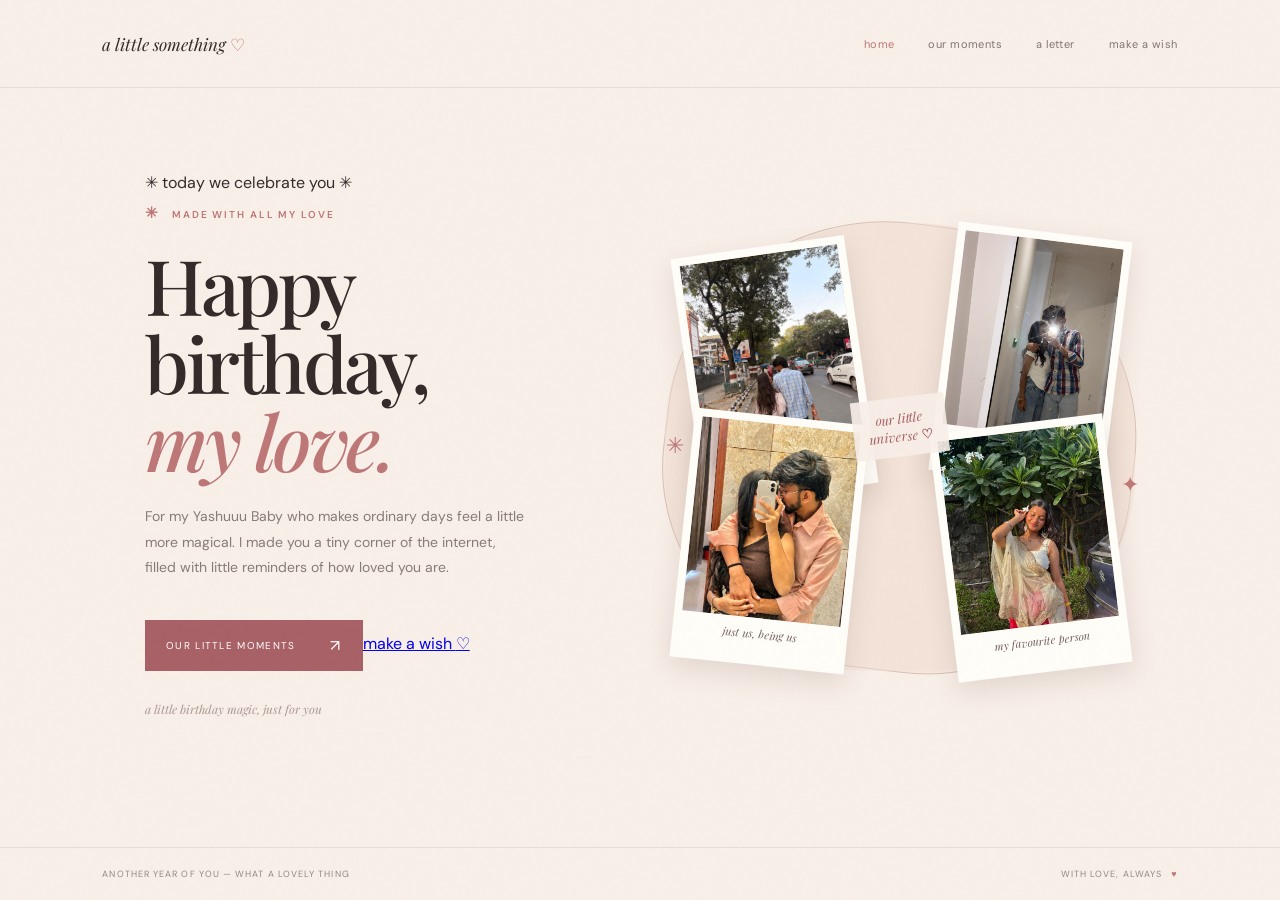
<file: index.html>
<!doctype html>
<html lang="en">
  <head>
    <meta charset="utf-8" />
    <meta name="viewport" content="width=device-width,initial-scale=1" />
    <meta name="theme-color" content="#f8efe8" />
    <title>For my favourite person ♡</title>
    <link rel="preconnect" href="https://fonts.googleapis.com" />
    <link rel="preconnect" href="https://fonts.gstatic.com" crossorigin />
    <link
      href="https://fonts.googleapis.com/css2?family=DM+Sans:wght@400;500;600&family=Playfair+Display:ital,wght@0,500;0,600;1,500;1,600&display=swap"
      rel="stylesheet"
    />
    <link rel="stylesheet" href="style.css" />
  </head>
  <body class="home-page">
    <div class="grain"></div>
    <header class="topbar">
      <a class="wordmark" href="index.html"
        >a little something <span>♡</span></a
      >
      <nav>
        <a class="active" href="index.html">home</a
        ><a href="memories.html">our moments</a
        ><a href="letter.html">a letter</a><a href="wish.html">make a wish</a>
      </nav>
    </header>
    <main class="hero">
      <div class="hero-copy">
        <div class="birthday-tag">
          <span>✳</span> today we celebrate you <span>✳</span>
        </div>
        <p class="eyebrow">
          <span class="sparkle">✳</span> made with all my love
        </p>
        <h1>Happy birthday,<br /><em>my love.</em></h1>
        <p class="intro">
          For my Yashuuu Baby who makes ordinary days feel a little more magical. I
          made you a tiny corner of the internet, filled with little reminders
          of how loved you are.
        </p>
        <div class="hero-actions">
          <a class="button" href="memories.html"
            >our little moments <span>↗</span></a
          ><a class="home-wish-link" href="wish.html"
            >make a wish <span>♡</span></a
          >
        </div>
        <p class="tiny-note">a little birthday magic, just for you</p>
      </div>
      <div
        class="hero-art hero-collage"
        aria-label="A collage of your favourite memories"
      >
        <div class="collage-wash"></div>
        <figure class="collage-photo collage-photo-one">
          <div class="collage-image">
            <img
              src="photos/memory-1.jpeg"
              alt="A favourite memory together"
            /><span class="collage-placeholder">♡</span>
          </div>
          <figcaption>our first adventure</figcaption>
        </figure>
        <figure class="collage-photo collage-photo-two">
          <div class="collage-image">
            <img src="photos/memory-2.jpeg" alt="A happy moment together" /><span
              class="collage-placeholder"
              >✿</span
            >
          </div>
          <figcaption>the best kind of laugh</figcaption>
        </figure>
        <figure class="collage-photo collage-photo-three">
          <div class="collage-image">
            <img src="photos/memory-3.jpeg" alt="A sunny day together" /><span
              class="collage-placeholder"
              >☼</span
            >
          </div>
          <figcaption>just us, being us</figcaption>
        </figure>
        <figure class="collage-photo collage-photo-four">
          <div class="collage-image">
            <img
              src="photos/memory-4.jpeg"
              alt="A favourite photo of the two of you"
            /><span class="collage-placeholder">♡</span>
          </div>
          <figcaption>my favourite person</figcaption>
        </figure>
        <span class="collage-sticker">our little<br />universe <b>♡</b></span>
        <span class="collage-sparkle collage-sparkle-one">✳</span
        ><span class="collage-sparkle collage-sparkle-two">✦</span>
      </div>
    </main>
    <footer class="home-footer">
      <span>another year of you — what a lovely thing</span
      ><span>with love, always <b>♥</b></span>
    </footer>
    <script src="script.js"></script>
  </body>
</html>
</file>
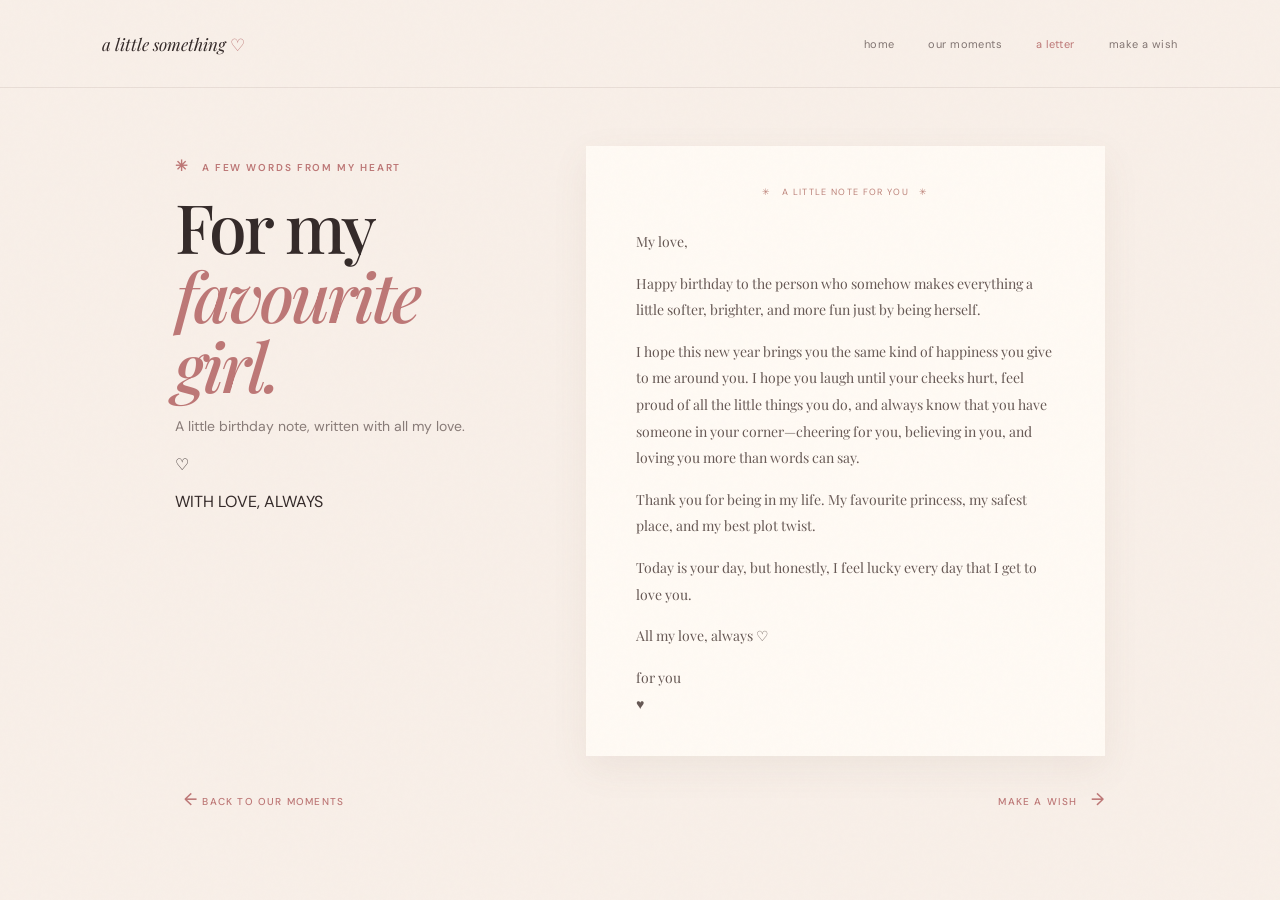
<file: letter.html>
<!doctype html>
<html lang="en">
  <head>
    <meta charset="utf-8" />
    <meta name="viewport" content="width=device-width,initial-scale=1" />
    <meta name="theme-color" content="#f8efe8" />
    <title>A letter for you — for you</title>
    <link rel="preconnect" href="https://fonts.googleapis.com" />
    <link rel="preconnect" href="https://fonts.gstatic.com" crossorigin />
    <link
      href="https://fonts.googleapis.com/css2?family=DM+Sans:wght@400;500;600&family=Playfair+Display:ital,wght@0,500;0,600;1,500;1,600&display=swap"
      rel="stylesheet"
    />
    <link rel="stylesheet" href="style.css" />
  </head>
  <body class="letter-page">
    <div class="grain"></div>
    <header class="topbar">
      <a class="wordmark" href="index.html"
        >a little something <span>♡</span></a
      >
      <nav>
        <a href="index.html">home</a><a href="memories.html">our moments</a
        ><a class="active" href="letter.html">a letter</a
        ><a href="wish.html">make a wish</a>
      </nav>
    </header>
    <main class="letter-layout letter-open-page">
      <section class="letter-intro">
        <p class="eyebrow">
          <span class="sparkle">✳</span> a few words from my heart
        </p>
        <h1 class="page-title">For my<br /><em>favourite girl.</em></h1>
        <p class="page-lead">
          A little birthday note, written with all my love.
        </p>
        <div class="letter-doodle" aria-hidden="true">♡</div>
        <p class="letter-from">WITH LOVE, ALWAYS</p>
      </section>
      <article class="letter-paper letter-readable">
        <div class="paper-top">
          <span>✳</span> &nbsp; A LITTLE NOTE FOR YOU &nbsp; <span>✳</span>
        </div>
        <div class="letter-copy">
          <p>My love,</p>
          <p>
            Happy birthday to the person who somehow makes everything a little
            softer, brighter, and more fun just by being herself.
          </p>
          <p>
            I hope this new year brings you the same kind of happiness you give
            to me around you. I hope you laugh until your cheeks hurt,
            feel proud of all the little things you do, and always know that you
            have someone in your corner—cheering for you, believing in you, and
            loving you more than words can say.
          </p>
          <p>
            Thank you for being in my life. My favourite princess, my safest place, and my
            best plot twist.
          </p>
          <p>
            Today is your day, but honestly, I feel lucky every day that I get
            to love you.
          </p>
          <p class="letter-signature">All my love, always <span>♡</span></p>
        </div>
        <div class="letter-paper-mark">for you<br /><span>♥</span></div>
      </article>
      <nav class="letter-footer">
        <a class="text-link" href="memories.html"
          ><span>←</span> back to our moments</a
        ><a class="text-link" href="wish.html">make a wish <span>→</span></a>
      </nav>
    </main>
    <script src="script.js"></script>
  </body>
</html>
</file>
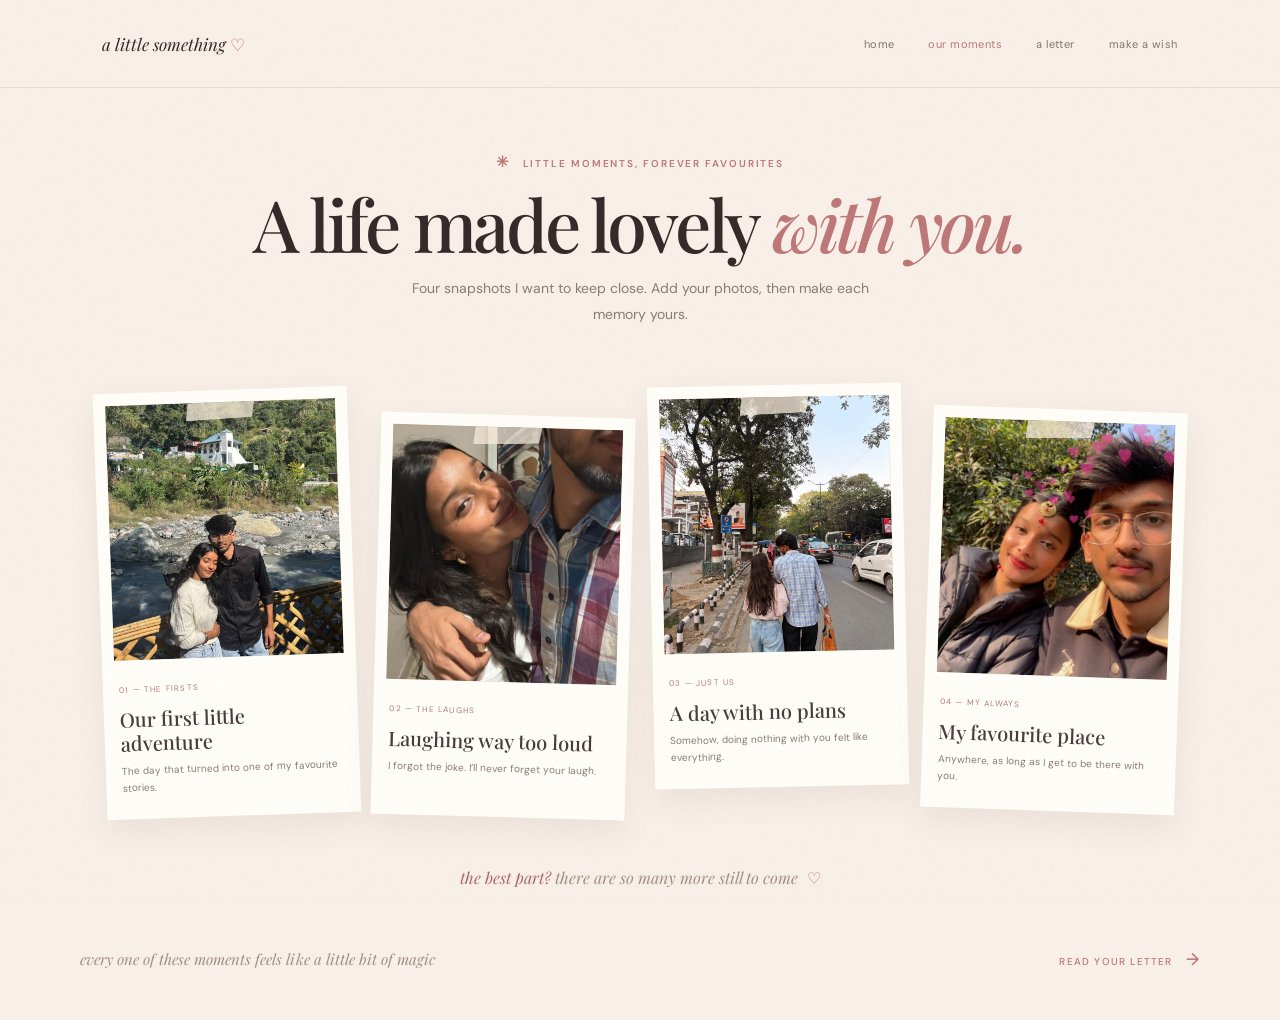
<file: memories.html>
<!doctype html>
<html lang="en">
<head>
  <meta charset="utf-8"><meta name="viewport" content="width=device-width,initial-scale=1"><meta name="theme-color" content="#f8efe8">
  <title>Our little universe — for you</title>
  <link rel="preconnect" href="https://fonts.googleapis.com"><link rel="preconnect" href="https://fonts.gstatic.com" crossorigin>
  <link href="https://fonts.googleapis.com/css2?family=DM+Sans:wght@400;500;600&family=Playfair+Display:ital,wght@0,500;0,600;1,500;1,600&display=swap" rel="stylesheet"><link rel="stylesheet" href="style.css">
</head>
<body><div class="grain"></div>
  <header class="topbar"><a class="wordmark" href="index.html">a little something <span>♡</span></a><nav><a href="index.html">home</a><a class="active" href="memories.html">our moments</a><a href="letter.html">a letter</a><a href="wish.html">make a wish</a></nav></header>
  <main class="page-wrap scrapbook-page">
    <div class="scrapbook-heading"><p class="eyebrow"><span class="sparkle">✳</span> little moments, forever favourites</p><h1 class="page-title">A life made lovely <em>with you.</em></h1><p class="page-lead">Four snapshots I want to keep close. Add your photos, then make each memory yours.</p></div>
    <section class="memory-gallery" aria-label="Four favourite memories">
      <article class="memory-polaroid polaroid-one"><div class="memory-photo photo-one"><img src="photos/1.jpeg" alt="Memory one" loading="lazy"><span class="photo-fallback"><b>01</b><span>♡</span></span><span class="photo-tape"></span></div><div class="polaroid-caption"><span class="caption-index">01 — THE FIRSTS</span><h2>Our first little adventure</h2><p>The day that turned into one of my favourite stories.</p></div></article>
      <article class="memory-polaroid polaroid-two"><div class="memory-photo photo-two"><img src="photos/2.jpeg" alt="Memory two" loading="lazy"><span class="photo-fallback"><b>02</b><span>✿</span></span><span class="photo-tape"></span></div><div class="polaroid-caption"><span class="caption-index">02 — THE LAUGHS</span><h2>Laughing way too loud</h2><p>I forgot the joke. I’ll never forget your laugh.</p></div></article>
      <article class="memory-polaroid polaroid-three"><div class="memory-photo photo-three"><img src="photos/3.jpeg" alt="Memory three" loading="lazy"><span class="photo-fallback"><b>03</b><span>☼</span></span><span class="photo-tape"></span></div><div class="polaroid-caption"><span class="caption-index">03 — JUST US</span><h2>A day with no plans</h2><p>Somehow, doing nothing with you felt like everything.</p></div></article>
      <article class="memory-polaroid polaroid-four"><div class="memory-photo photo-four"><img src="photos/4.jpeg" alt="Memory four" loading="lazy"><span class="photo-fallback"><b>04</b><span>♡</span></span><span class="photo-tape"></span></div><div class="polaroid-caption"><span class="caption-index">04 — MY ALWAYS</span><h2>My favourite place</h2><p>Anywhere, as long as I get to be there with you.</p></div></article>
    </section>
    <div class="scrapbook-note"><span>the best part?</span> there are so many more still to come <i>♡</i></div>
    <div class="page-next"><span>every one of these moments feels like a little bit of magic</span><a class="text-link" href="letter.html">read your letter <span>→</span></a></div>
  </main><script src="script.js"></script>
</body></html>
</file>
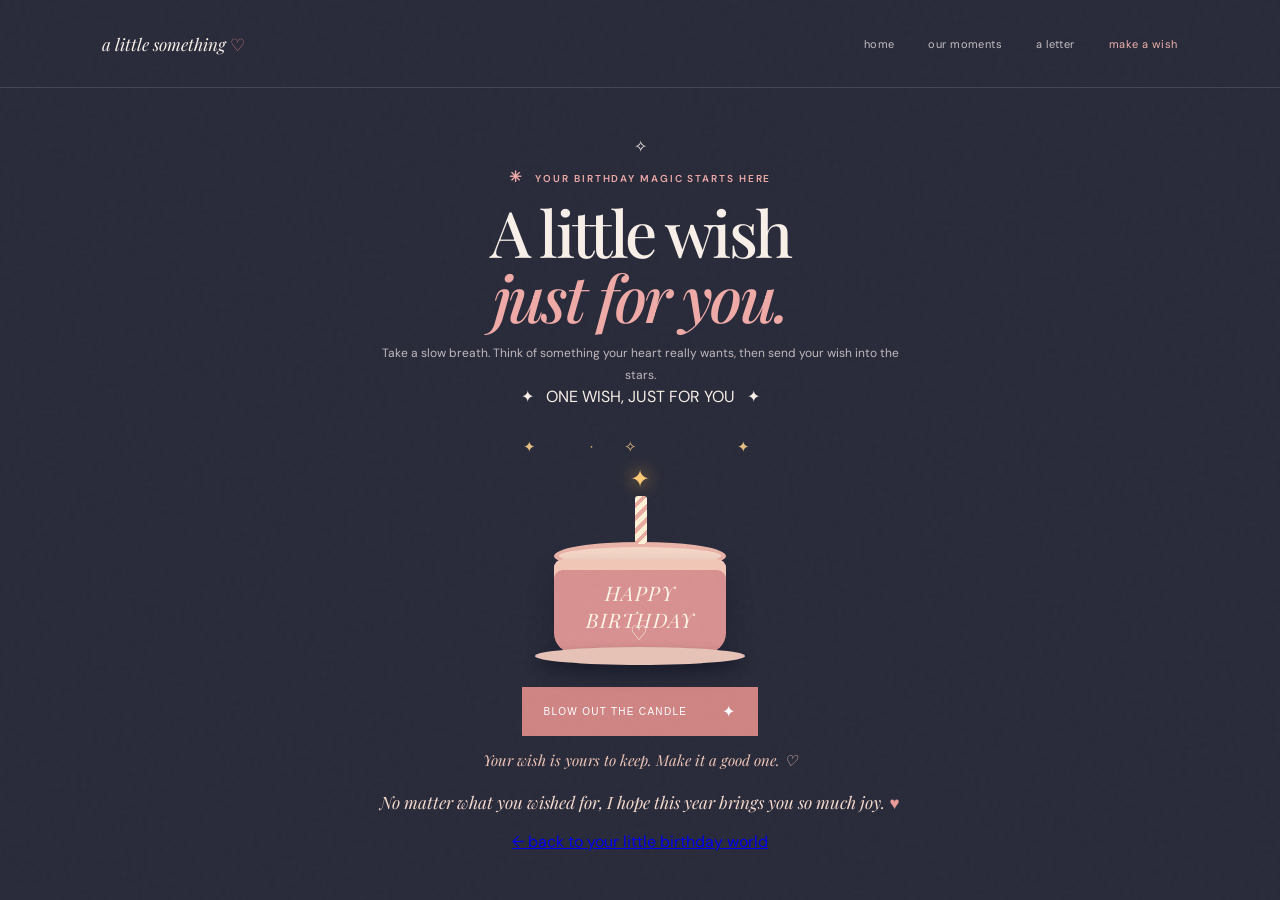
<file: wish.html>
<!doctype html>
<html lang="en"><head><meta charset="utf-8"><meta name="viewport" content="width=device-width,initial-scale=1"><meta name="theme-color" content="#f8efe8"><title>Make a wish — for you</title><link rel="preconnect" href="https://fonts.googleapis.com"><link rel="preconnect" href="https://fonts.gstatic.com" crossorigin><link href="https://fonts.googleapis.com/css2?family=DM+Sans:wght@400;500;600&family=Playfair+Display:ital,wght@0,500;0,600;1,500;1,600&display=swap" rel="stylesheet"><link rel="stylesheet" href="style.css"></head>
<body class="wish-page"><div class="grain"></div><header class="topbar"><a class="wordmark" href="index.html">a little something <span>♡</span></a><nav><a href="index.html">home</a><a href="memories.html">our moments</a><a href="letter.html">a letter</a><a class="active" href="wish.html">make a wish</a></nav></header>
<main class="wish-main"><div class="wish-intro"><span class="wish-orbit orbit-left">✧</span><p class="eyebrow"><span class="sparkle">✳</span> your birthday magic starts here</p><h1 class="page-title">A little wish<br><em>just for you.</em></h1><p class="page-lead">Take a slow breath. Think of something your heart really wants, then send your wish into the stars.</p></div><section class="wish-card" aria-label="Birthday wish"><div class="wish-card-top"><span>✦ &nbsp; ONE WISH, JUST FOR YOU &nbsp; ✦</span></div><div class="cake-scene" id="cakeScene"><div class="wish-stars">✦　　·　✧　　　　✦</div><div class="flame" id="flame">✦</div><div class="candle"></div><div class="cake-top"></div><div class="cake"><span>HAPPY</span><span>BIRTHDAY</span><i>♡</i></div><div class="plate"></div><div class="sparkle-burst" id="sparkleBurst" aria-hidden="true"></div></div><button class="button wish-button" id="wishButton">blow out the candle <span>✦</span></button><p class="wish-result" id="wishResult" aria-live="polite">Your wish is yours to keep. Make it a good one. ♡</p></section><p class="closing-note">No matter what you wished for, I hope this year brings you so much joy. <span>♥</span></p><a class="wish-back" href="index.html">← back to your little birthday world</a></main><script src="script.js"></script></body></html>
</file>
<file: style.css>
:root{--cream:#f8efe8;--ink:#342a29;--muted:#887b77;--rose:#bd7776;--line:#e8dad1;--serif:"Playfair Display",Georgia,serif;--sans:"DM Sans",Arial,sans-serif}*{box-sizing:border-box}html{scroll-behavior:smooth}body{margin:0;background:var(--cream);color:var(--ink);font-family:var(--sans);min-height:100vh;overflow-x:hidden}.grain{pointer-events:none;position:fixed;inset:0;z-index:10;opacity:.12;background-image:url("data:image/svg+xml,%3Csvg viewBox='0 0 180 180' xmlns='http://www.w3.org/2000/svg'%3E%3Cfilter id='n'%3E%3CfeTurbulence type='fractalNoise' baseFrequency='.9' numOctaves='4' stitchTiles='stitch'/%3E%3C/filter%3E%3Crect width='100%25' height='100%25' filter='url(%23n)' opacity='.15'/%3E%3C/svg%3E")}.topbar{height:88px;padding:0 8%;display:flex;align-items:center;justify-content:space-between;border-bottom:1px solid rgba(119,94,85,.12);position:relative;z-index:2}.wordmark{text-decoration:none;color:var(--ink);font-family:var(--serif);font-size:17px;font-style:italic}.wordmark span{color:var(--rose);font-style:normal}.topbar nav{display:flex;gap:34px}.topbar nav a{font-size:11px;letter-spacing:.04em;color:#827572;text-decoration:none;transition:color .2s}.topbar nav a:hover,.topbar nav a.active{color:var(--rose)}h1,.page-title{font:500 clamp(48px,6vw,83px)/1.02 var(--serif);letter-spacing:-.045em;margin:18px 0 24px}h1 em,.page-title em{font-weight:500;color:var(--rose)}.eyebrow{font-size:10px;text-transform:uppercase;letter-spacing:.19em;color:var(--rose);font-weight:600}.sparkle{font-size:15px;margin-right:8px}.hero{min-height:calc(100vh - 150px);max-width:1100px;margin:auto;display:grid;grid-template-columns:1fr 1fr;align-items:center;padding:55px 30px 80px}.hero-copy{padding-left:25px;position:relative;z-index:1}.hero-copy h1{margin-top:22px}.intro,.page-lead{font-size:14px;line-height:1.85;color:var(--muted);max-width:385px}.button{display:inline-flex;align-items:center;gap:35px;border:0;background:#a86166;color:white;padding:15px 21px;text-decoration:none;text-transform:uppercase;font-size:10px;letter-spacing:.13em;margin-top:25px;transition:transform .2s,background .2s;cursor:pointer}.button:hover{transform:translateY(-3px);background:#914c55}.button span{font-size:16px}.tiny-note{font-family:var(--serif);font-style:italic;color:#ab9991;font-size:12px;margin-top:30px}.hero-art{height:480px;position:relative;display:flex;align-items:center;justify-content:center}.sun{position:absolute;width:280px;height:280px;border-radius:50%;background:#edd7c8;top:72px;left:50%;transform:translateX(-50%)}.orbit{position:absolute;border:1px solid #d8bcb0;border-radius:50%;transform:rotate(-28deg)}.orbit-one{width:360px;height:180px;top:190px}.orbit-two{width:300px;height:400px;top:78px;transform:rotate(28deg)}.flower{position:absolute;font-size:90px;z-index:1;line-height:1;color:#b56770;text-shadow:0 4px 0 #98545e}.flower-a{top:122px;left:39%;font-size:100px;color:#c98682}.flower-b{top:203px;left:60%;font-size:78px;color:#d7a54b;text-shadow:0 4px #af803a}.flower-c{top:261px;left:37%;font-size:72px;color:#e4c5b8;text-shadow:0 4px #ba8e83}.flower-d{top:293px;left:55%;font-size:65px;color:#869c7b;text-shadow:0 4px #647a5c}.stem{position:absolute;width:2px;background:#859077;height:150px;top:253px;left:50%;transform-origin:top}.stem-a{transform:rotate(-22deg)}.stem-b{transform:rotate(18deg);height:165px}.stem-c{transform:rotate(-8deg);height:170px}.stem-d{transform:rotate(27deg);height:125px}.bow{position:absolute;top:365px;left:48%;font:40px var(--serif);color:var(--rose);z-index:3}.floating-note{position:absolute;font:italic 14px var(--serif);color:var(--rose)}.note-a{right:4%;top:120px;transform:rotate(10deg)}.note-b{left:7%;bottom:105px;transform:rotate(-12deg)}.home-footer{position:absolute;bottom:0;width:100%;padding:20px 8%;border-top:1px solid rgba(119,94,85,.12);display:flex;justify-content:space-between;color:#948783;text-transform:uppercase;letter-spacing:.12em;font-size:9px}.home-footer b{color:var(--rose);margin-left:6px}.page-wrap{max-width:1050px;margin:78px auto 50px;padding:0 30px}.page-title{font-size:68px;margin:15px 0}.page-lead{max-width:520px}.memory-grid{display:grid;grid-template-columns:repeat(4,1fr);gap:15px;margin-top:55px}.memory-card{height:315px;position:relative;padding:26px 23px;overflow:hidden}.card-pink{background:#efd9d6}.card-yellow{background:#f1e5c8}.card-green{background:#dce4d6}.card-lilac{background:#e4dce8}.card-icon{position:absolute;right:18px;top:15px;font:36px var(--serif);opacity:.7}.memory-card small{font-size:8px;letter-spacing:.12em;color:#74645f}.memory-card h2{font:500 28px/1.15 var(--serif);margin:43px 0 14px;letter-spacing:-.02em}.memory-card p{font-size:11px;line-height:1.7;color:#776a65}.card-number{position:absolute;bottom:17px;right:20px;font:italic 16px var(--serif);opacity:.55}.page-next{display:flex;align-items:center;justify-content:space-between;margin-top:38px;color:#a18d85;font:italic 15px var(--serif)}.text-link{color:var(--rose);text-decoration:none;font:500 10px var(--sans);text-transform:uppercase;letter-spacing:.12em}.text-link span{font-size:17px;margin:0 0 0 9px}.letter-layout{max-width:1000px;margin:58px auto;display:grid;grid-template-columns:.8fr 1.2fr;gap:25px 65px;padding:0 35px}.letter-side{padding-top:35px;position:relative}.letter-side .page-title{font-size:62px}.postmark{width:95px;height:95px;border:1px solid #d7aaa3;border-radius:50%;display:grid;place-content:center;text-align:center;color:#b77676;font-size:8px;line-height:1.5;letter-spacing:.13em;transform:rotate(-12deg);margin-top:50px}.postmark span{font-size:21px}.letter-paper{position:relative;background:#fffaf4;padding:40px 50px 38px;box-shadow:0 12px 35px #72574d14;min-height:490px;font:14px/1.9 var(--serif);color:#665854}.paper-top{text-align:center;font:9px var(--sans);letter-spacing:.15em;color:#bc8279;margin-bottom:31px}.letter-paper p{margin:0 0 15px}.signature{font-style:italic;color:#a86268;margin-top:22px!important}.signature span{font-size:21px;margin-left:4px}.paper-stamp{position:absolute;right:34px;bottom:22px;border:1px solid #d5aaa0;border-radius:50%;width:48px;height:48px;display:grid;place-content:center;text-align:center;color:#bb7b78;font:italic 12px var(--serif);transform:rotate(12deg)}.letter-footer{grid-column:1/3;display:flex;justify-content:space-between;margin-top:7px}.wish-page{background:#292b3a;color:#f8efe8;min-height:100vh}.wish-page .topbar{border-color:#ffffff20}.wish-page .wordmark{color:#f8efe8}.wish-page .topbar nav a{color:#c5bec2}.wish-page .topbar nav a.active,.wish-page .topbar nav a:hover{color:#efb3ad}.wish-main{text-align:center;padding:48px 20px 42px}.wish-main .page-title{font-size:64px;margin:12px 0}.wish-main .page-title em{color:#efaaa7}.wish-main .eyebrow{color:#efaaa7}.wish-main .page-lead{margin:0 auto;color:#c1b9bd;font-size:12px}.cake-scene{height:260px;width:320px;margin:20px auto 0;position:relative}.wish-stars{position:absolute;top:10px;left:20px;right:20px;color:#e4be83;font-size:15px;letter-spacing:8px}.cake{position:absolute;bottom:34px;left:74px;width:172px;height:94px;background:#d89191;border-radius:9px 9px 20px 20px;box-shadow:inset 0 11px #f1c7b8,0 15px 25px #15162470;display:flex;align-items:center;justify-content:center;flex-direction:column;color:#fff4e8;font:italic 20px var(--serif);letter-spacing:.06em}.cake i{position:absolute;bottom:8px;font-size:20px;font-style:normal}.cake-top{position:absolute;bottom:117px;left:74px;width:172px;height:28px;border-radius:50%;background:#f5d7c8;border:5px solid #eab5a9}.plate{position:absolute;bottom:22px;left:55px;width:210px;height:18px;border-radius:50%;background:#e6c2b7;box-shadow:0 7px 12px #12132180}.candle{position:absolute;z-index:2;bottom:143px;left:155px;width:12px;height:48px;background:repeating-linear-gradient(135deg,#fff0d8 0 5px,#e9aaa0 5px 9px);border-radius:3px}.flame{position:absolute;z-index:3;bottom:193px;left:150px;color:#ffc976;font-size:24px;filter:drop-shadow(0 0 9px #ffb442);animation:flicker .65s infinite alternate;cursor:pointer}.flame.out{opacity:0;transform:scale(.2);transition:.3s}@keyframes flicker{to{transform:scale(1.12) rotate(5deg)}}.wish-button{margin-top:0;background:#cf8584}.wish-result{font:italic 15px var(--serif);color:#efc5b8;min-height:24px;margin:14px 0}.closing-note{font:italic 17px var(--serif);color:#f4d8cb;margin:17px 0}.closing-note span{color:#e99c9a}@media(max-width:760px){.topbar{height:auto;padding:20px 6%;align-items:flex-start;gap:20px;flex-direction:column}.topbar nav{gap:17px;flex-wrap:wrap}.topbar nav a{font-size:10px}.hero{grid-template-columns:1fr;padding:55px 24px 100px;min-height:auto}.hero-copy{padding:0}.hero-art{height:390px;transform:scale(.85);margin-top:-5px}.home-footer{padding:16px 6%;font-size:8px}.memory-grid{grid-template-columns:repeat(2,1fr)}.page-wrap{margin:55px auto 35px;padding:0 22px}.page-title{font-size:56px}.memory-card{height:290px;padding:22px 17px}.memory-card h2{font-size:25px;margin-top:40px}.page-next{align-items:flex-start;gap:20px;flex-direction:column}.letter-layout{display:block;margin:35px auto;padding:0 20px}.letter-side{padding-top:0;margin-bottom:25px}.letter-side .page-title{font-size:52px}.postmark{display:none}.letter-paper{padding:32px 26px;font-size:13px}.letter-footer{margin-top:25px}.wish-main{padding-top:38px}.wish-main .page-title{font-size:49px}}@media(max-width:430px){.memory-grid{grid-template-columns:1fr}.memory-card{height:245px}.memory-card h2{margin-top:29px}.hero-art{margin-left:-20px;margin-right:-20px;transform:scale(.78)}.home-footer span:first-child{max-width:150px}.letter-footer{gap:20px}.letter-footer .text-link{font-size:8px}}
/* Envelope seal triggers the letter reveal. */
.envelope{height:420px;cursor:default;filter:none}
.envelope-seal{border:0;cursor:pointer;box-shadow:0 5px 13px #70434a35;z-index:7}
.envelope-seal:hover{transform:translateX(-50%) scale(1.12)}
.letter-in-envelope{height:300px;padding:26px 34px;z-index:2}
.letter-content{font:14px/1.75 var(--serif);gap:0}
.letter-content p{margin:0 0 13px}
.letter-content .signature{margin-top:8px}
.envelope.opened .letter-in-envelope{height:490px;top:-45px;overflow:auto}
.envelope.opened .envelope-flap{z-index:1}
.photo-frame img{position:absolute;inset:13px;width:calc(100% - 26px);height:calc(100% - 26px);z-index:2}
.photo-placeholder{position:absolute;inset:13px;width:calc(100% - 26px);height:calc(100% - 26px);z-index:1}
@media(max-width:760px){.envelope{height:370px}.letter-in-envelope{padding:20px 22px}.letter-content{font-size:12px}.envelope.opened .letter-in-envelope{top:-25px;height:465px}}
@media(max-width:420px){.envelope{height:355px}.envelope.opened .letter-in-envelope{top:-18px;height:450px;padding:17px}.letter-content{font-size:11px;line-height:1.6}.letter-content p{margin-bottom:10px}}
/* Four-photo memory scrapbook */
.scrapbook-page{max-width:1180px;margin-top:64px}
.scrapbook-heading{text-align:center}.scrapbook-heading .page-title{font-size:clamp(46px,6vw,72px);margin:15px auto 16px}.scrapbook-heading .page-lead{margin:0 auto;max-width:510px}
.memory-gallery{display:grid;grid-template-columns:repeat(4,minmax(0,1fr));gap:22px;align-items:start;margin:54px auto 42px;max-width:1080px}
.memory-polaroid{background:#fffdf8;padding:12px 12px 22px;box-shadow:0 12px 30px #654d4015;transition:transform .35s,box-shadow .35s;position:relative}
.memory-polaroid:hover{transform:translateY(-8px) rotate(0deg)!important;box-shadow:0 20px 36px #654d4026;z-index:2}
.polaroid-one{transform:rotate(-2deg);margin-top:8px}.polaroid-two{transform:rotate(1.6deg);margin-top:33px}.polaroid-three{transform:rotate(-1.2deg);margin-top:3px}.polaroid-four{transform:rotate(2deg);margin-top:27px}
.memory-photo{height:clamp(185px,22vw,255px);position:relative;overflow:hidden;background:linear-gradient(145deg,#dcbdb5,#f0ddd0 55%,#c9d3bf)}
.memory-photo img{position:absolute;inset:0;width:100%;height:100%;object-fit:cover;z-index:1;transition:transform .6s}.memory-polaroid:hover .memory-photo img{transform:scale(1.04)}
.memory-photo.has-photo .photo-fallback{display:none}
.photo-fallback{position:absolute;inset:0;display:flex;align-items:center;justify-content:center;flex-direction:column;color:#fff9f1;background:linear-gradient(145deg,#dcbdb5,#f0ddd0 55%,#c9d3bf)}
.photo-fallback b{position:absolute;top:13px;left:14px;font:italic 11px var(--serif);letter-spacing:.12em;opacity:.8}.photo-fallback span{font:58px var(--serif);text-shadow:0 3px 9px #795c5840}
.photo-two .photo-fallback{background:linear-gradient(145deg,#dfc1bf,#e9d4c4 55%,#d4c8ac)}.photo-three .photo-fallback{background:linear-gradient(145deg,#c5cdbd,#ead6bc 55%,#e5c9bb)}.photo-four .photo-fallback{background:linear-gradient(145deg,#d8c4d6,#e9d4c6 55%,#c7cdbb)}
.photo-tape{position:absolute;z-index:2;top:-1px;left:50%;transform:translateX(-50%) rotate(-2deg);width:70px;height:18px;background:#f8eddbbd;clip-path:polygon(4% 0,100% 0,94% 100%,0 100%)}
.polaroid-caption{padding:16px 4px 0}.caption-index{font-size:8px;letter-spacing:.15em;color:#b27c75}.polaroid-caption h2{font:500 20px/1.2 var(--serif);margin:10px 0 8px;color:#483c39}.polaroid-caption p{font-size:10px;line-height:1.65;color:#8b7b75;margin:0;min-height:34px}
.scrapbook-note{text-align:center;color:#a38e85;font:italic 16px var(--serif);padding:8px 0 22px}.scrapbook-note span{color:#a96569}.scrapbook-note i{font-style:normal;color:#bc7776;margin-left:5px}
@media(max-width:900px){.memory-gallery{grid-template-columns:repeat(2,minmax(0,1fr));max-width:650px;gap:22px 28px}.memory-photo{height:clamp(230px,40vw,340px)}.polaroid-two,.polaroid-four{margin-top:22px}.polaroid-one,.polaroid-three{margin-top:0}}
@media(max-width:560px){.scrapbook-page{margin-top:43px;padding:0 18px}.scrapbook-heading .page-title{font-size:43px;line-height:1.08}.scrapbook-heading .page-lead{font-size:12px;max-width:330px}.memory-gallery{grid-template-columns:1fr;max-width:390px;gap:24px;margin:36px auto 28px}.memory-polaroid{padding:11px 11px 19px}.polaroid-one,.polaroid-two,.polaroid-three,.polaroid-four{margin:0 auto;width:94%;transform:rotate(-1deg)}.polaroid-two{transform:rotate(1deg)}.polaroid-four{transform:rotate(1.3deg)}.memory-photo{height:min(92vw,350px)}.polaroid-caption{padding:14px 5px 0}.polaroid-caption h2{font-size:23px}.polaroid-caption p{font-size:11px;min-height:0}.scrapbook-note{font-size:14px}.scrapbook-page .page-next{margin-top:20px}}
@media(max-width:760px){.letter-interactive{display:grid}}
.home-page .hero-art.hero-collage:before{content:"";position:absolute;inset:12px 25px 20px;border:1px solid #d9c1b5;border-radius:47% 47% 44% 44%;transform:rotate(7deg);background:#f0ddd378;z-index:0;pointer-events:none}
.home-page .hero-art.hero-collage:after{content:none}
@media(max-width:480px){.home-page .hero-art.hero-collage{transform:none}}

/* Keep the home collage photos uniform and crop them neatly at every size. */
.home-page .hero-art.hero-collage{height:480px;min-width:0}
.collage-wash{position:absolute;inset:12px 25px 20px;border-radius:47% 47% 44% 44%;background:#f0ddd378;z-index:0}
.collage-photo{position:absolute;width:clamp(125px,15vw,175px);margin:0;padding:8px 8px 24px;background:#fffdf8;box-shadow:0 10px 26px #654d4025;z-index:1}
.collage-image{height:clamp(145px,17vw,195px);width:100%;position:relative;overflow:hidden;background:#ead8cf}
.collage-image img{display:block;width:100%;height:100%;object-fit:cover}
.collage-photo figcaption{padding-top:8px;text-align:center;font:italic 11px var(--serif);color:#76645f;white-space:nowrap}
.collage-photo-one{top:35px;left:9%;transform:rotate(-8deg)}
.collage-photo-two{top:20px;right:8%;transform:rotate(7deg)}
.collage-photo-three{bottom:25px;left:8%;transform:rotate(6deg)}
.collage-photo-four{bottom:18px;right:8%;transform:rotate(-7deg)}
.collage-sticker{position:absolute;z-index:2;left:50%;top:45%;transform:translate(-50%,-50%) rotate(-7deg);padding:12px 15px;background:#f8efe8e8;text-align:center;font:italic 13px/1.35 var(--serif);color:#a86166}
.collage-sticker b{font-style:normal}
.collage-sparkle{position:absolute;z-index:2;color:#bd7776;font-size:22px}
.collage-sparkle-one{top:46%;left:5%}.collage-sparkle-two{right:4%;bottom:40%}
@media(max-width:760px){.home-page .hero-art.hero-collage{height:390px;max-width:500px;width:100%;margin:0 auto;transform:none}.collage-photo{width:clamp(125px,36vw,165px)}.collage-image{height:clamp(145px,42vw,180px)}}
@media(max-width:480px){.home-page .hero-art.hero-collage{height:370px}.collage-photo{width:clamp(118px,39vw,145px);padding:7px 7px 21px}.collage-image{height:clamp(135px,43vw,160px)}.collage-photo-one{left:3%;top:20px}.collage-photo-two{right:3%;top:15px}.collage-photo-three{left:3%;bottom:13px}.collage-photo-four{right:3%;bottom:10px}.collage-photo figcaption{font-size:9px}.collage-sticker{font-size:11px;padding:9px 11px}}
</file>
